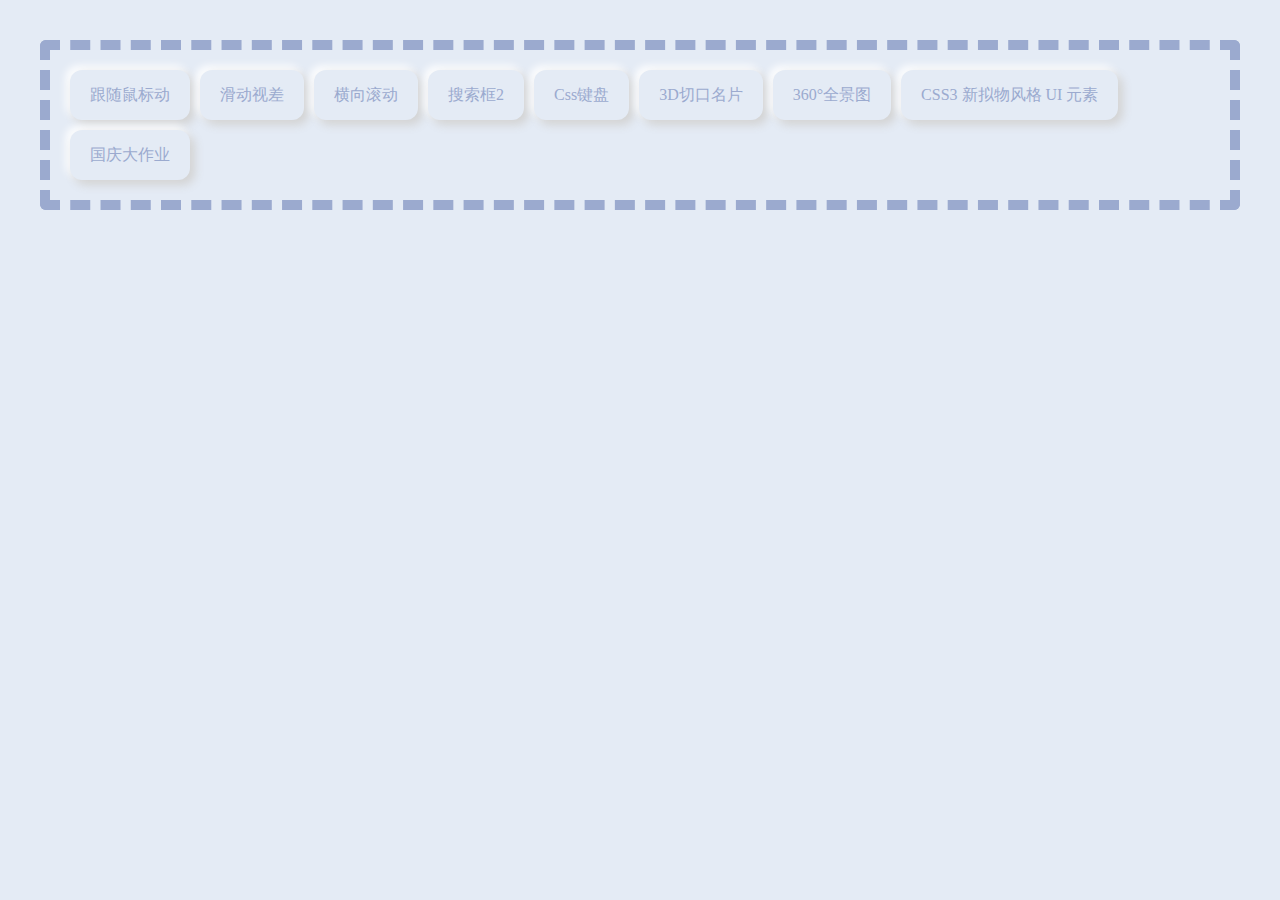
<file: index.html>
<!DOCTYPE html>
<html lang="en">

<head>
    <meta charset="UTF-8">
    <meta http-equiv="X-UA-Compatible" content="IE=edge">
    <meta name="viewport" content="width=device-width, initial-scale=1.0">
    <title>Welcome to my Index home page!</title>
    <style>
        * {
            margin: 0;
            padding: 0;
        }

        li {
            list-style: none;
        }

        a {
            text-decoration: none;
            color: #272133;
        }

        body {
            background-color: #e4ebf5;
            padding: 40px;
            user-select: none;
        }

        ul {
            padding: 20px 10px 10px 20px;
            border: 10px dashed #9baacf;
            border-radius: 6px;
            overflow: hidden;
        }

        ul li {
            height: 50px;
            font-size: 16px;
            background-color: #e4ebf5;
            border-radius: 12px;
            line-height: 50px;
            padding: 0 20px;
            box-shadow: 0.3rem 0.3rem 0.6rem lightgray, -0.2rem -0.2rem 0.5rem white;
            margin-right: 10px;
            margin-bottom: 10px;
            float: left;
            cursor: pointer;
        }

        ul li a {
            color: #9baacf;
            transition: all .8s;
            display: block;
            width: 100%;
            height: 100%;
        }

        ul li:hover a {
            color: #6d5dfc;
        }

        ul li:active {
            box-shadow: 0.3rem 0.3rem 0.6rem lightgray inset, -0.2rem -0.2rem 0.5rem white inset;
        }
    </style>
    <script src="./js/data.js"></script>

</head>

<body>
    <ul>
        <!-- 生成 -->
    </ul>
</body>
<script>
    var _ul = null;
    var newLi = null;
    var newA = null;

    dataJson.forEach(function (item, index) {

        _ul = document.querySelector("ul");
        newLi = document.createElement("li");
        newA = document.createElement("a");
        newA.innerHTML = item.btnName;
        newA.href = `./${item.root}/${item.path}/${item.fileName}.html`;

        newLi.appendChild(newA);
        _ul.appendChild(newLi);

    });


</script>

</html>

<!-- 2021.10.07 -->
</file>
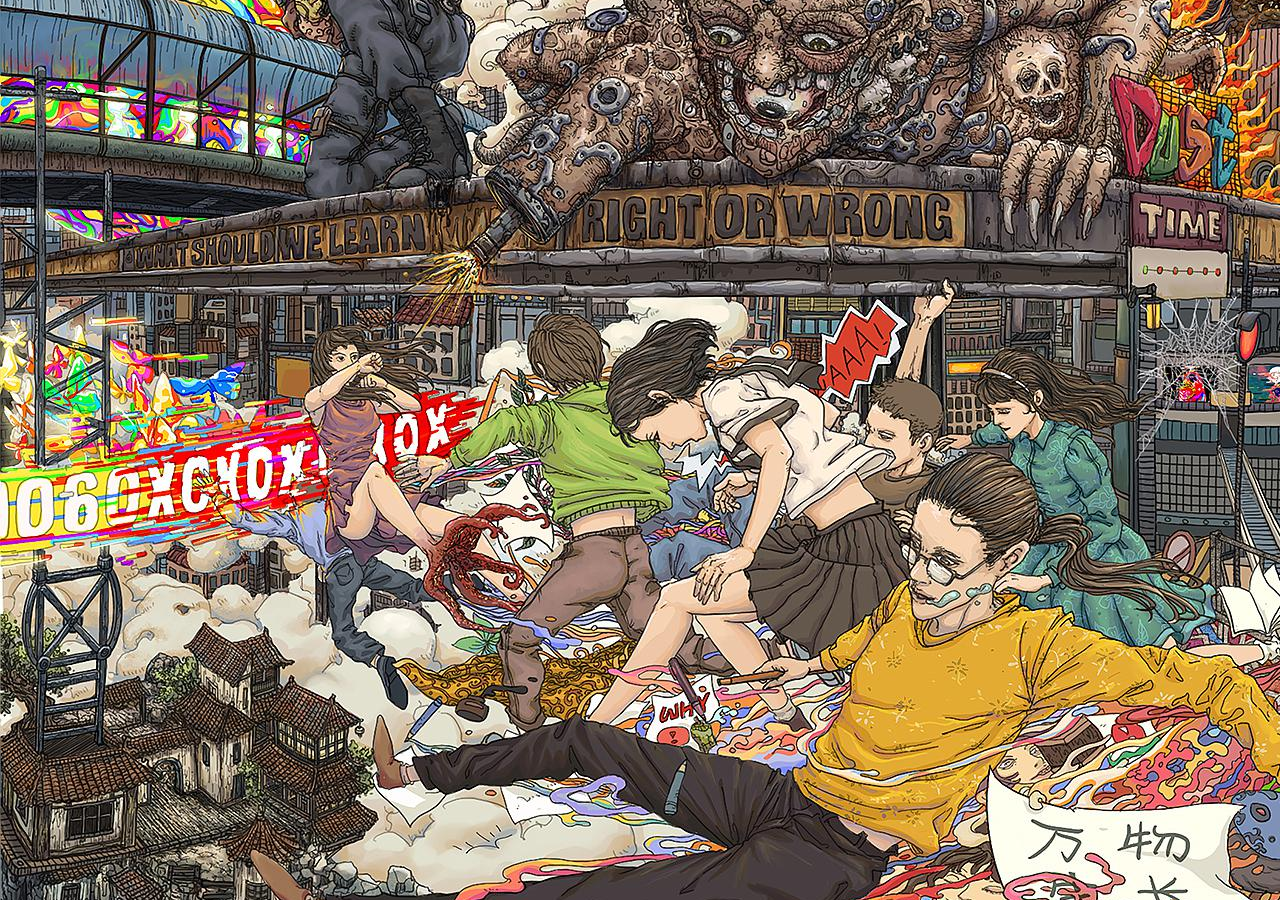
<file: 仓库/360°全景图/qjt.html>
<!DOCTYPE html>
<html lang="en">
<head>
    <meta charset="UTF-8">
    <meta http-equiv="X-UA-Compatible" content="IE=edge">
    <meta name="viewport" content="width=device-width, initial-scale=1.0">
    <title>山羊の前端小窝</title>
    <style>
        * {
            padding: 0;
            margin: 0;
        }
        .shell{
            width: 100%;
            height: 100vh;
        }
        .img{
            width: 100%;
            height: 100%;
            background-image: url('./img.jpg');
            background-repeat:repeat-x;
            background-position: 0 -600px;
        }
    </style>
</head>
<body>
    <div class="shell">
        <div class="img"></div>
    </div>
    <script>
        const img = document.querySelector('.img')
        img.addEventListener('mouseenter',function(e){
            this.x=e.clientX
            this.y=e.clientY
        })
        img.addEventListener('mousemove',function(e){
            this._x=e.clientX
            this._y=e.clientY
            const disx = this._x-this.x
            const disy = this._y-this.y
            const movex = disx*2
            const movey = -600+disy/1.6
            img.style.backgroundPosition=`${movex}px ${movey}px`
        })
    </script>
</body>
</html>
</file>
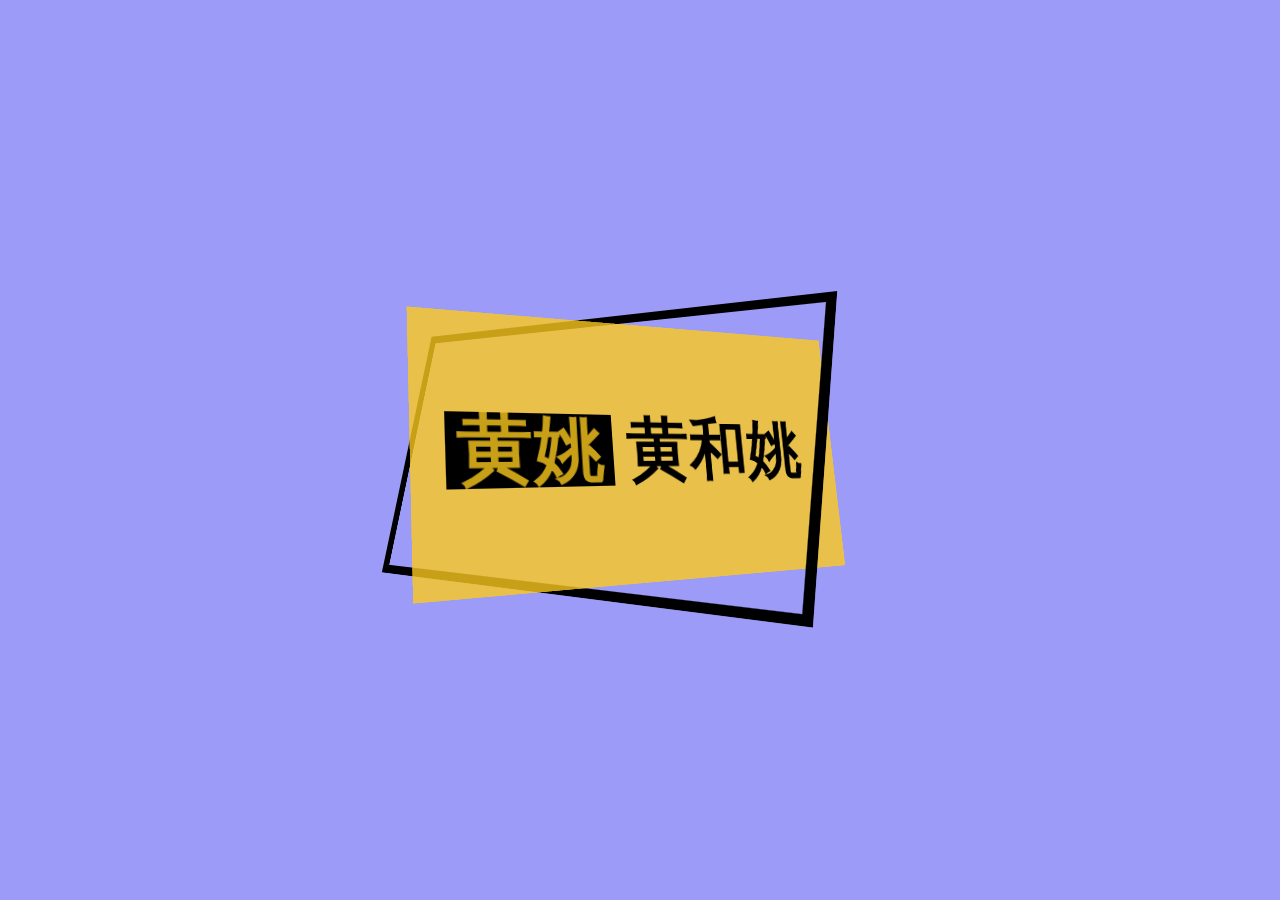
<file: 仓库/3D切口名片/3D切口名片.html>
<!DOCTYPE html>
<html lang="en">

<head>
    <meta charset="UTF-8">
    <meta http-equiv="X-UA-Compatible" content="IE=edge">
    <meta name="viewport" content="width=device-width, initial-scale=1.0">
    <title>Document</title>
    <style>
        * {
            margin: 0;
            padding: 0;
        }

        body {
            height: 100vh;
            display: flex;
            align-items: center;
            justify-content: space-evenly;
            background: rgb(156, 156, 248);
        }

        .shell {
            position: relative;
            /*  */
            perspective: 700px;
            transform-style: preserve-3d;
        }

        .card {
            height: 260px;
            width: 460px;
            transform: translateX(10px) rotateY(25deg) rotateX(10deg);
            background-color: rgba(250, 200, 30, .8);
            display: flex;
            align-items: center;
        }

        h1 {
            font-size: 70px;
        }

        .card .word {
            background-color: #000;
            line-height: 1;
            color: rgba(250, 200, 30, .8);
            padding: 0 10px;
            margin: 0 15px 0 30px;
            display: inline-flex;
        }

        .shell::before {
            content: '';
            height: 260px;
            width: 460px;
            position: absolute;
            margin-top: -9px;
            margin-left: -9px;
            border: 9px solid #000;
            transform: translateX(-60px) rotateY(-30deg) rotateX(15deg) scale(1.03);
        }

        .shell:hover>div,
        .shell:hover::before {
            transform: none;
        }

        .shell>div,
        .shell::before {
            transition: 1s;
        }
    </style>
</head>

<body>
    <div class="shell">
        <div class="card">
            <h1><span class="word">黄姚</span>黄和姚</h1>
        </div>
    </div>
</body>

</html>
</file>
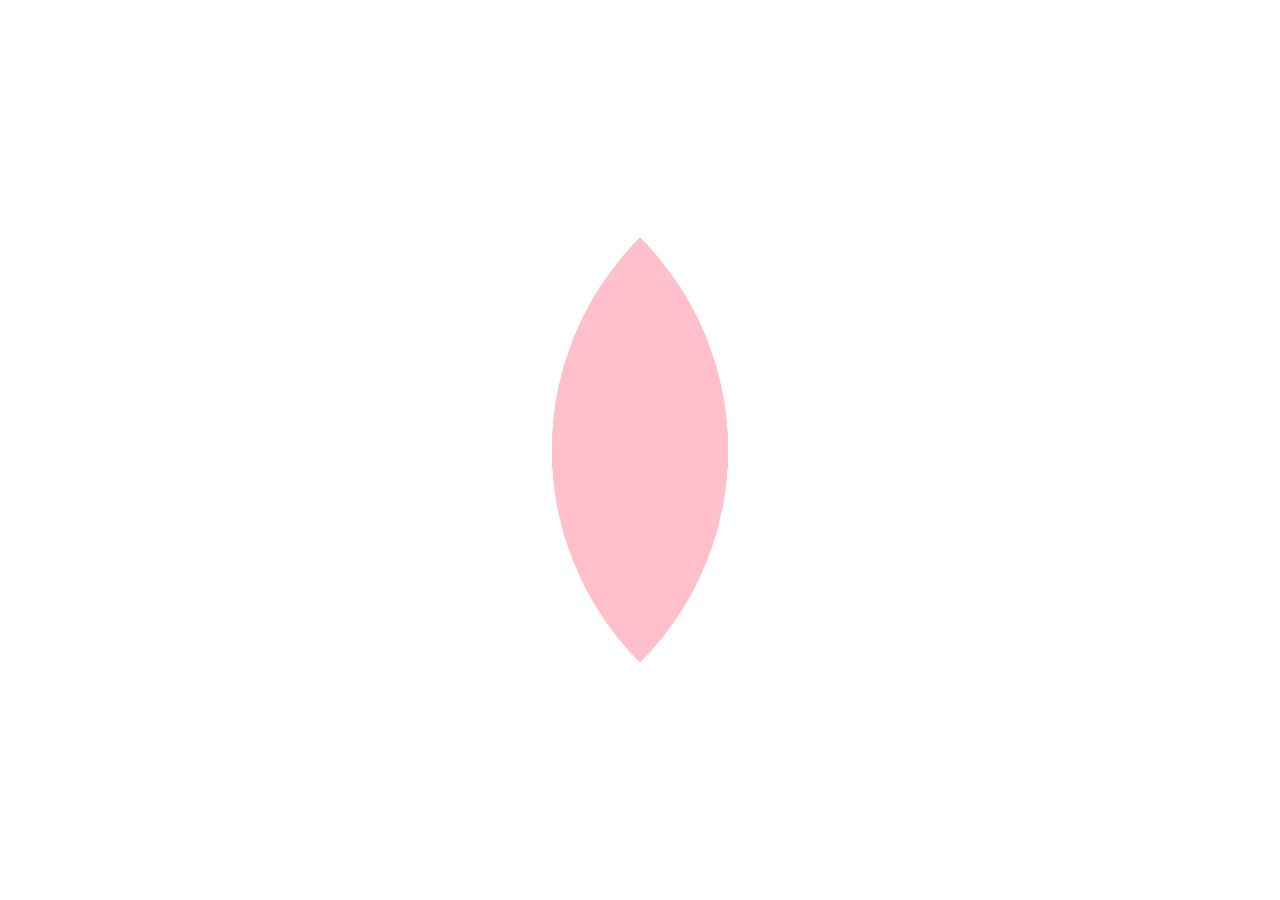
<file: 仓库/9-29作业/黄志超.html>
<!DOCTYPE html>
<html lang="en">

<head>
    <meta charset="UTF-8">
    <meta http-equiv="X-UA-Compatible" content="IE=edge">
    <meta name="viewport" content="width=device-width, initial-scale=1.0">
    <title>9-29</title>
    <style>
        * {
            margin: 0;
            padding: 0;
        }

        li {
            list-style: none;
        }

        body {
            width: 100vw;
            height: 100vh;
            position: relative;
        }

        ul {
            width: 300px;
            height: 300px;
            position: absolute;
            top: 50%;
            left: 50%;
            transform:translate(-50%,-50%) rotateZ(-45deg);
        }

        ul li {
            width: 300px;
            height: 300px;
            border-radius: 300px 0 300px 0;
            background-color: pink;
            opacity: .6;
            position: absolute;
            transform-origin: left bottom;
            transition: all 2s;
        }

        ul:hover li:nth-child(1){
            transform: rotateZ(-65deg);
        }
        ul:hover li:nth-child(2){
            transform: rotateZ(-45deg);
        }
        ul:hover li:nth-child(3){
            transform: rotateZ(-25deg);
        }
        ul:hover li:nth-child(5){
            transform: rotateZ(25deg);
        }
        ul:hover li:nth-child(6){
            transform: rotateZ(45deg);
        }
        ul:hover li:nth-child(7){
            transform: rotateZ(65deg);
        }
    </style>
</head>

<body>
    <ul>
        <li></li>
        <li></li>
        <li></li>
        <li></li>
        <li></li>
        <li></li>
        <li></li>
    </ul>
</body>

</html>
</file>
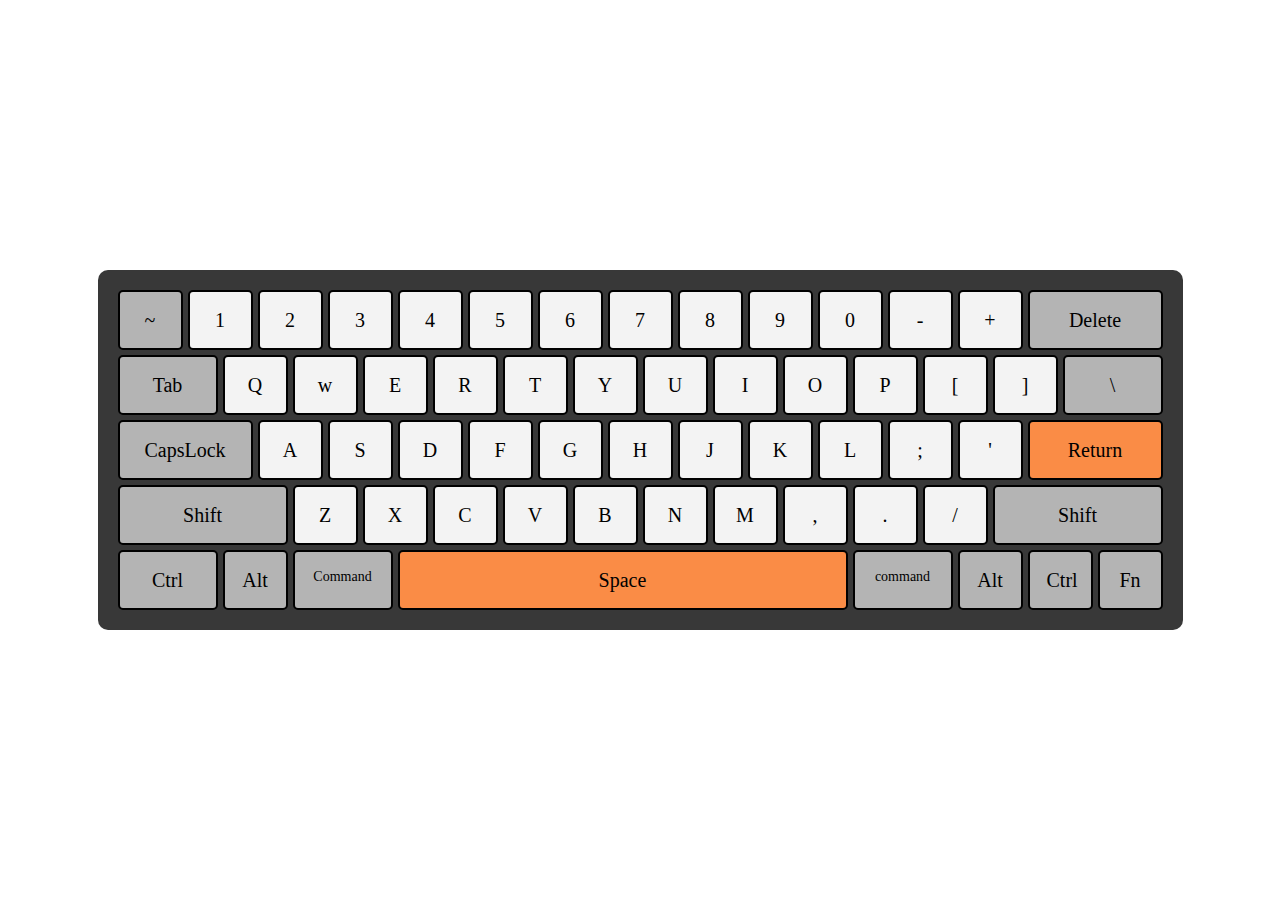
<file: 仓库/Css键盘/jianpan.html>
<!DOCTYPE html>
<html lang="en">

<head>
    <meta charset="UTF-8">
    <meta http-equiv="X-UA-Compatible" content="IE=edge">
    <meta name="viewport" content="width=device-width, initial-scale=1.0">
    <title>山羊の前端小窝</title>
</head>
<style>
    *{
        margin: 0;
        padding: 0;
        box-sizing: border-box;
    }
    body{
        display: flex;
        justify-content: center;
        align-items: center;
        height: 100vh;
    }
    .keyboard-base{
        min-width: 1085px;
        padding: 20px;
        background-color: rgb(56, 56, 56);
        border-radius: 10px;
        display: grid;
        grid-template-columns: repeat(30,30px);
        grid-template-rows: repeat(5,60px);
        grid-gap: 5px;
    }
    .key{
        background-color: rgb(243, 243, 243);
        border-radius: 5px;
        grid-column: span 2;
        font: 500 20px '';
        text-align: center;
        padding: 17px;
        border: 2px solid black;
    }
    .key:hover{
        box-shadow:  inset 0 0 7px rgba(0,0,0,0.8);
    }
    .color{
        background-color: rgb(180, 180, 180);
    }
    .delete{
        grid-column: span 4;
    }
    .tab{
        grid-column: span 3;
    }
    .backslash{
        grid-column: span 3;
    }
    .capslock{
        grid-column: span 4;
    }
    .return{
        background-color: rgb(250, 140, 70);
        grid-column: span 4;
    }
    .leftshift{
        grid-column: span 5;
    }
    .rightshift{
        grid-column: span 5;
    }
    .leftctrl{
        grid-column: span 3;
    }
    .command{
        grid-column: span 3;
        font-size: 14px;
    }
    .space{
        background-color: rgb(250, 140, 70);
        grid-column: span 13;
    }
</style>
<body>
    <div class="keyboard-base">
        <div class="key color">~</div>
        <div class="key">1</div>
        <div class="key">2</div>
        <div class="key">3</div>
        <div class="key">4</div>
        <div class="key">5</div>
        <div class="key">6</div>
        <div class="key">7</div>
        <div class="key">8</div>
        <div class="key">9</div>
        <div class="key">0</div>
        <div class="key">-</div>
        <div class="key">+</div>
        <div class="key delete color">Delete</div>
        <div class="key tab color">Tab</div>
        <div class="key">Q</div>
        <div class="key">w</div>
        <div class="key">E</div>
        <div class="key">R</div>
        <div class="key">T</div>
        <div class="key">Y</div>
        <div class="key">U</div>
        <div class="key">I</div>
        <div class="key">O</div>
        <div class="key">P</div>
        <div class="key">[</div>
        <div class="key">]</div>
        <div class="key backslash color">\</div>
        <div class="key capslock color">CapsLock</div>
        <div class="key">A</div>
        <div class="key">S</div>
        <div class="key">D</div>
        <div class="key">F</div>
        <div class="key">G</div>
        <div class="key">H</div>
        <div class="key">J</div>
        <div class="key">K</div>
        <div class="key">L</div>
        <div class="key">;</div>
        <div class="key">'</div>
        <div class="key return">Return</div>
        <div class="key leftshift color">Shift</div>
        <div class="key">Z</div>
        <div class="key">X</div>
        <div class="key">C</div>
        <div class="key">V</div>
        <div class="key">B</div>
        <div class="key">N</div>
        <div class="key">M</div>
        <div class="key">,</div>
        <div class="key">.</div>
        <div class="key">/</div>
        <div class="key rightshift color">Shift</div>
        <div class="key leftctrl color">Ctrl</div>
        <div class="key color">Alt</div>
        <div class="key command color">Command</div>
        <div class="key space">Space</div>
        <div class="key command color">command</div>
        <div class="key color">Alt</div>
        <div class="key color">Ctrl</div>
        <div class="key color">Fn</div>
    </div>
</body>
</html>
</file>
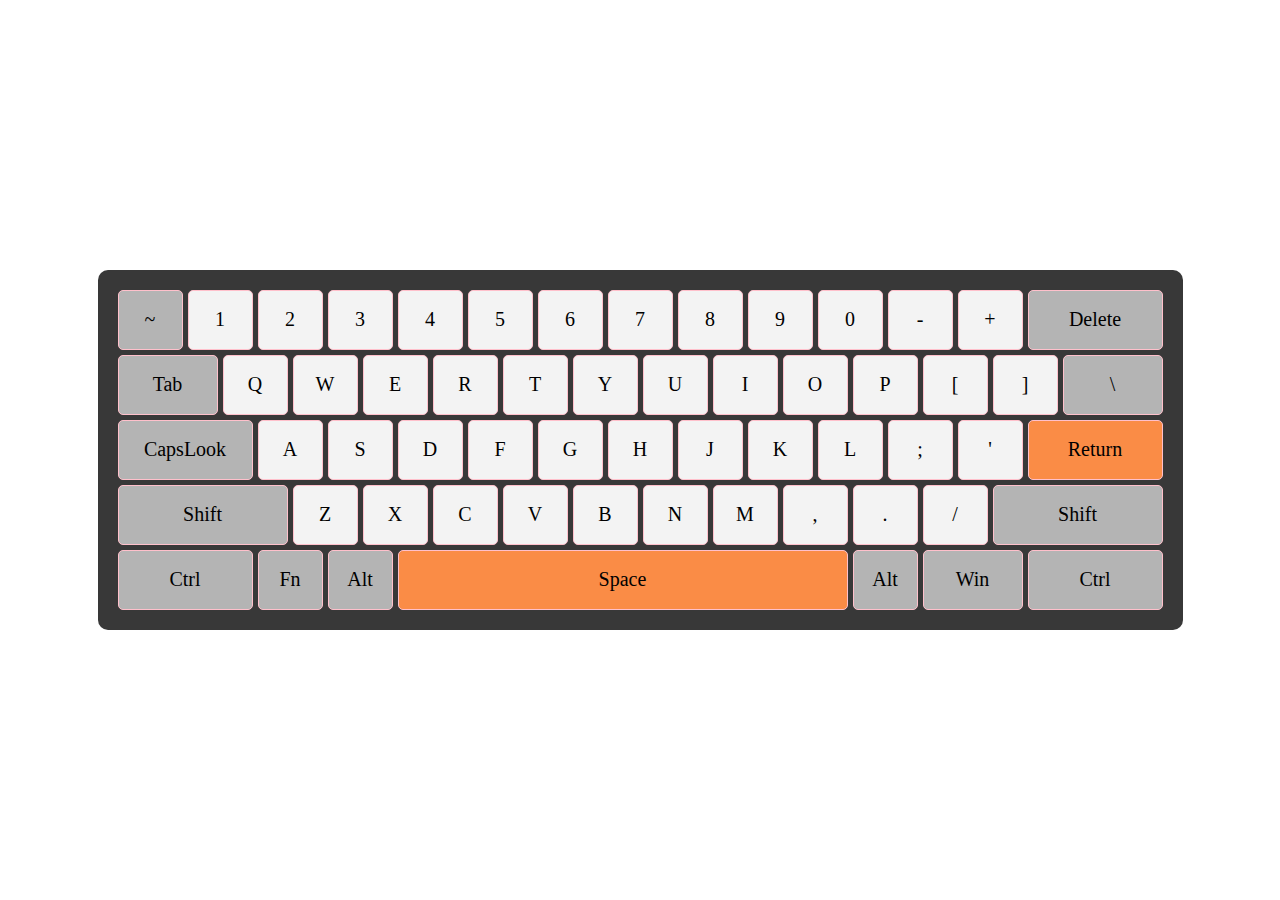
<file: 仓库/Css键盘/jianpan_test.html>
<!DOCTYPE html>
<html lang="en">

<head>
    <meta charset="UTF-8">
    <meta http-equiv="X-UA-Compatible" content="IE=edge">
    <meta name="viewport" content="width=device-width, initial-scale=1.0">
    <title>jianpan</title>

</head>
<style>
    * {
        margin: 0;
        padding: 0;
        box-sizing: border-box;
    }

    body {
        display: flex;
        justify-content: center;
        align-items: center;
        height: 100vh;
    }

    .keyboard-base {
        min-width: 1085px;
        padding: 20px;
        background-color: rgb(56, 56, 56);
        border-radius: 10px;
        display: grid;
        grid-template-columns: repeat(30, 30px);
        grid-template-rows: repeat(5, 60px);
        grid-gap: 5px;
    }

    .key {
        background-color: rgb(243, 243, 243);
        border-radius: 5px;
        grid-column: span 2;
        font: 500 20px " ";
        text-align: center;
        padding: 17px;
        border: 1px solid pink;
    }

    .key:hover {
        box-shadow: inset 0 0 7px rgba(0, 0, 0, 0.8);
    }

    .color {
        background-color: rgb(180, 180, 180);
    }

    .delete {
        grid-column: span 4;
    }

    .tab {
        grid-column: span 3;
    }

    .backslash {
        grid-column: span 3;
    }

    .capslook {
        grid-column: span 4;
    }

    .return {
        background-color: rgb(250, 140, 70);
        grid-column: span 4;
    }

    .leftshift {
        grid-column: span 5;
    }

    .rightshift {
        grid-column: span 5;
    }

    .leftctrl, .rightctrl {
        grid-column: span 4;
    }
    .alt{
        grid-column: span 2;
        /* font-size: 14px; */
    }
    .space{
        background-color: rgb(250, 140, 70);
        grid-column: span 13;
    }
    .win {
        grid-column: span 3;
    }
</style>

<body>
    <div class="keyboard-base">
        <div class="key color">~</div>
        <div class="key">1</div>
        <div class="key">2</div>
        <div class="key">3</div>
        <div class="key">4</div>
        <div class="key">5</div>
        <div class="key">6</div>
        <div class="key">7</div>
        <div class="key">8</div>
        <div class="key">9</div>
        <div class="key">0</div>
        <div class="key">-</div>
        <div class="key">+</div>
        <div class="key delete color">Delete</div>
        <div class="key tab color">Tab</div>
        <div class="key">Q</div>
        <div class="key">W</div>
        <div class="key">E</div>
        <div class="key">R</div>
        <div class="key">T</div>
        <div class="key">Y</div>
        <div class="key">U</div>
        <div class="key">I</div>
        <div class="key">O</div>
        <div class="key">P</div>
        <div class="key">[</div>
        <div class="key">]</div>
        <div class="key backslash color">\</div>
        <div class="key capslook color">CapsLook</div>
        <div class="key">A</div>
        <div class="key">S</div>
        <div class="key">D</div>
        <div class="key">F</div>
        <div class="key">G</div>
        <div class="key">H</div>
        <div class="key">J</div>
        <div class="key">K</div>
        <div class="key">L</div>
        <div class="key">;</div>
        <div class="key">'</div>
        <div class="key return">Return</div>
        <div class="key leftshift color">Shift</div>
        <div class="key">Z</div>
        <div class="key">X</div>
        <div class="key">C</div>
        <div class="key">V</div>
        <div class="key">B</div>
        <div class="key">N</div>
        <div class="key">M</div>
        <div class="key">,</div>
        <div class="key">.</div>
        <div class="key">/</div>
        <div class="key rightshift color">Shift</div>
        <div class="key leftctrl color">Ctrl</div>
        <div class="key color">Fn</div>
        <div class="key alt color">Alt</div>
        <div class="key space color">Space</div>
        <div class="key alt color">Alt</div>
        <div class="key win color">Win</div>
        <div class="key rightctrl color">Ctrl</div>
        <!-- <div class="key color">Fn</div> -->
    </div>
</body>

</html>
</file>
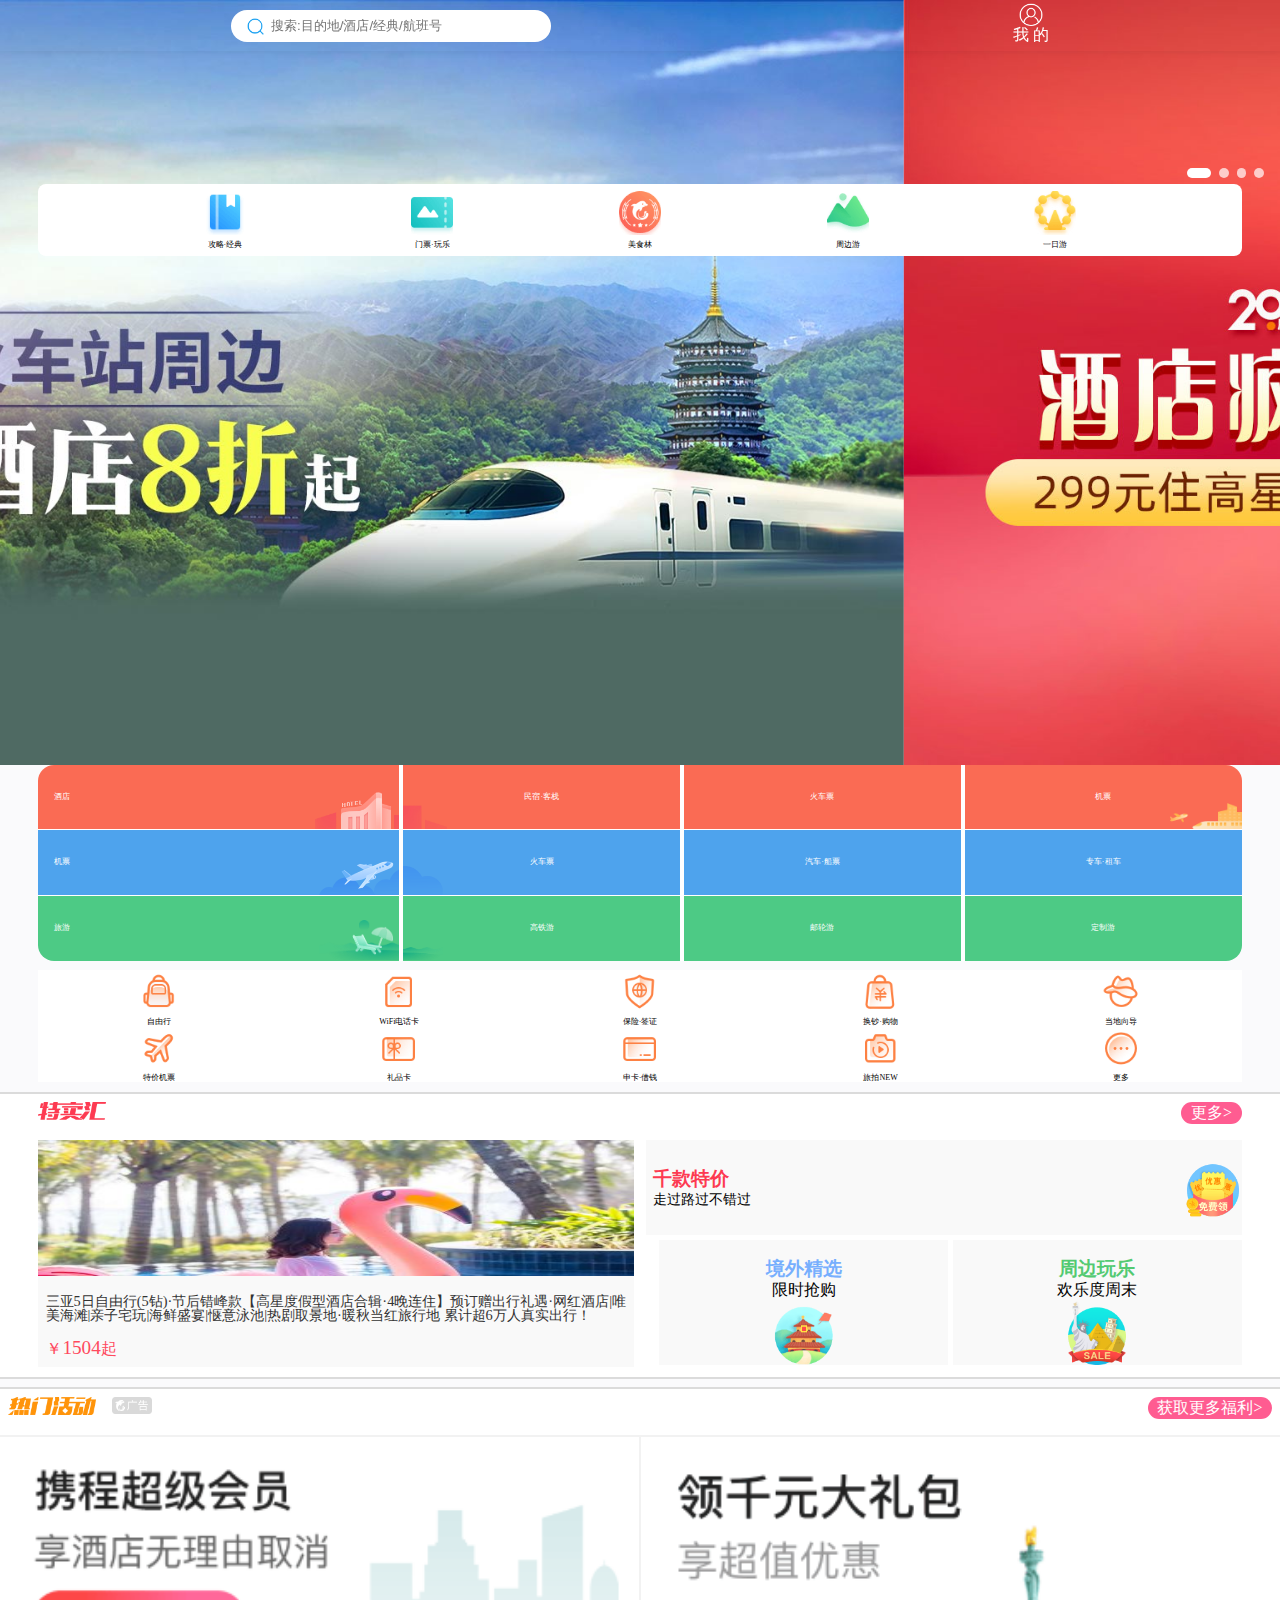
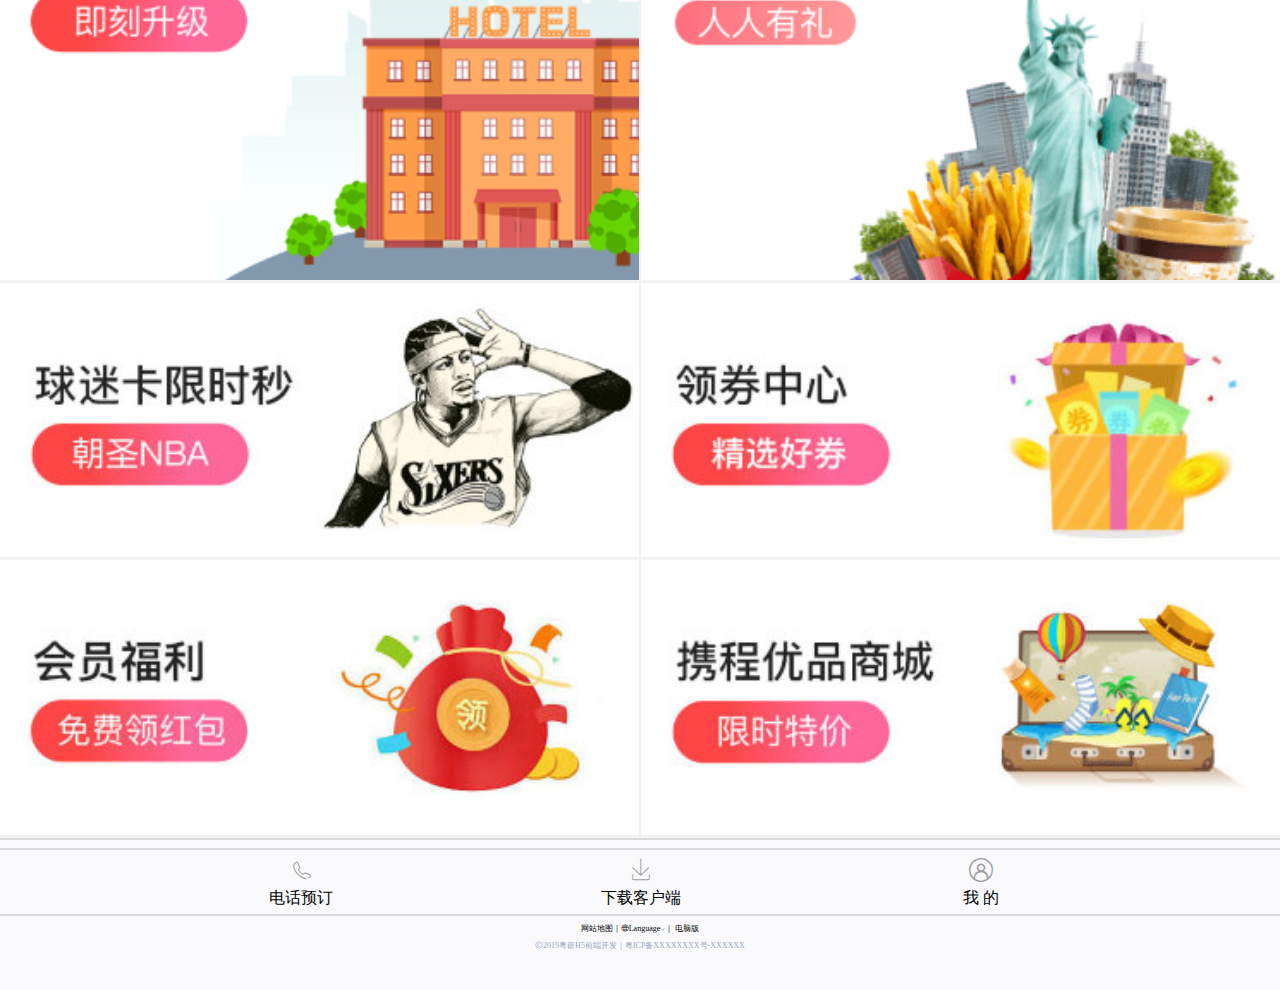
<file: 仓库/国庆大作业/仿携程网移动端网页素材.html>
<!DOCTYPE html>
<html lang="en">

<head>
    <meta charset="UTF-8">
    <meta http-equiv="X-UA-Compatible" content="IE=edge">
    <meta name="viewport" content="width=device-width, initial-scale=1.0">
    <title>国庆作业</title>
    <link rel="stylesheet" href="./css/reset.css">
    <link rel="stylesheet" href="./css/base.css">
    <link rel="stylesheet" href="./font/iconfont.css">
    <link rel="stylesheet" href="./css/index.css">

</head>

<body>
    <!-- 头部开始 -->
    <header>
        <div class="search">
            <input type="text" placeholder="搜索:目的地/酒店/经典/航班号">
        </div>
        <div class="home">
            <i></i>
            <p>我 的</p>
        </div>
    </header>
    <!-- 头部结束 -->

    <!-- 主体开始 -->
    <main>
        <!-- 轮播图 -->
        <div class="banner">
            <div>
                <img src="./仿携程网移动端页面素材/images/banner04.jpg" alt="0">
                <img src="./仿携程网移动端页面素材/images/banner01.jpg" alt="1">
                <img src="./仿携程网移动端页面素材/images/banner02.jpg" alt="2">
                <img src="./仿携程网移动端页面素材/images/banner03.jpg" alt="3">
                <img src="./仿携程网移动端页面素材/images/banner04.jpg" alt="4">
                <img src="./仿携程网移动端页面素材/images/banner01.jpg" alt="5">
            </div>
            <ul>
                <li class="active"></li>
                <li></li>
                <li></li>
                <li></li>
            </ul>
        </div>

        <!-- fiveMain -->
        <div class="fiveMain">
            <div class="one">
                <i></i>
                <p>攻略·经典</p>
            </div>
            <div class="two">
                <i></i>
                <p>门票·玩乐</p>
            </div>
            <div class="three">
                <i></i>
                <p>美食林</p>
            </div>
            <div class="four">
                <i></i>
                <p>周边游</p>
            </div>
            <div class="five">
                <i></i>
                <p>一日游</p>
            </div>
        </div>

        <!-- nav -->
        <nav>
            <p>酒店</p>
            <p>民宿·客栈</p>
            <p>火车票</p>
            <p>机票</p>
            <p>机票</p>
            <p>火车票</p>
            <p>汽车·船票</p>
            <p>专车·租车</p>
            <p>旅游</p>
            <p>高铁游</p>
            <p>邮轮游</p>
            <p>定制游</p>
        </nav>

        <!-- subnav -->
        <div class="subnav">
            <div>
                <i></i>
                <p>自由行</p>
            </div>
            <div>
                <i></i>
                <p>WiFi电话卡</p>
            </div>
            <div>
                <i></i>
                <p>保险·签证</p>
            </div>
            <div>
                <i></i>
                <p>换钞·购物</p>
            </div>
            <div>
                <i></i>
                <p>当地向导</p>
            </div>
            <div>
                <i></i>
                <p>特价机票</p>
            </div>
            <div>
                <i></i>
                <p>礼品卡</p>
            </div>
            <div>
                <i></i>
                <p>申卡·借钱</p>
            </div>
            <div>
                <i></i>
                <p>旅拍NEW</p>
            </div>
            <div>
                <i></i>
                <p>更多</p>
            </div>
        </div>

        <!-- tmh -->
        <div class="tmh clearfix">
            <div class="tmh_top clearfix">
                <i></i>
                <span>更多></span>
            </div>
            <div class="tmh_main clearfix">
                <div class="l">
                    <img src="./仿携程网移动端页面素材/images/pic-tmh-01.jpg" alt="">
                    <p>三亚5日自由行(5钻)·节后错峰款【高星度假型酒店合辑·4晚连住】预订赠出行礼遇·网红酒店|唯美海滩|亲子宅玩|海鲜盛宴|惬意泳池|热剧取景地·暖秋当红旅行地 累计超6万人真实出行！</p>
                    <p>￥<span>1504</span>起</p>
                </div>
                <div class="r_top">
                    <p>千款特价</p>
                    <p>走过路过不错过</p>
                </div>
                <div class="r_bottom_r">
                    <p>周边玩乐</p>
                    <p>欢乐度周末</p>
                </div>
                <div class="r_bottom_l">
                    <p>境外精选</p>
                    <p>限时抢购</p>
                </div>

            </div>
        </div>

        <!-- huodong -->
        <div class="huodong">
            <div class="huodong_top clearfix">
                <i><img src="./仿携程网移动端页面素材/images/icon-gg.png" alt=""></i>
                <span>获取更多福利></span>
            </div>
            <div class="huodong_main">
                <a href="#"><img src="./仿携程网移动端页面素材/images/huodong01.png" alt="huodong01"></a>
                <a href="#"><img src="./仿携程网移动端页面素材/images/huodong02.png" alt="huodong02"></a>
                <a href="#"><img src="./仿携程网移动端页面素材/images/huodong03.jpg" alt="huodong03"></a>
                <a href="#"><img src="./仿携程网移动端页面素材/images/huodong04.jpg" alt="huodong04"></a>
                <a href="#"><img src="./仿携程网移动端页面素材/images/huodong05.jpg" alt="huodong05"></a>
                <a href="#"><img src="./仿携程网移动端页面素材/images/huodong06.jpg" alt="huodong06"></a>
            </div>
        </div>


    </main>
    <!-- 主体结束 -->

    <!-- 脚部开始 -->
    <footer>
        <div class="footer_top">
            <div>
                <i class="iconfont icon-dianhua"></i>
                <p>电话预订</p>
            </div>
            <div>
                <i class="iconfont icon-xiazai"></i>
                <p>下载客户端</p>
            </div>
            <div>
                <i class="iconfont icon-wode-"></i>
                <p>我 的</p>
            </div>
        </div>

        <div class="footer_bottom">
            <p>网站地图｜<i class="iconfont icon-diqiu"></i>Language<i class="iconfont icon-xiangxiajiantou"></i>｜ 电脑版</p>
            <p><i class="iconfont icon-copyright"></i>2019粤嵌H5前端开发｜粤ICP备XXXXXXXX号-XXXXXX</p>
        </div>
    </footer>
    <!-- 脚部结束 -->

    <script>
        // 获取heafer
        var _header = document.querySelector("header");
        // 获取banner
        var _banner = document.querySelector(".banner");
        // banner下的div
        var _banner_div = document.querySelector(".banner div");
        // 获取ul
        var _ul = document.querySelector(".banner ul");

        // 宽度
        var w = _banner.offsetWidth;

        // 定时器
        var timer = null;

        // 2. 利用定时器自动轮播图片
        // 下标
        var index = 1;

        timer = setInterval(function () {
            index++;
            var translateX = -index * w;
            // 添加动画效果
            _banner_div.style.transition = 'all .3s';
            _banner_div.style.transform = 'translateX(' + translateX + 'px)';
        }, 2000);

        // 过渡完成
        _banner_div.addEventListener('transitionend', function () {
            if (index === 5) {
                // 去掉过渡效果，快速的跳到目标位置
                _banner_div.style.transition = 'none';
                index = 1;
                // 利用最新的索引号乘以宽度，继续滚动图片
                var translateX = -index * w;
                _banner_div.style.transform = 'translateX(' + translateX + 'px)';
            }

            if (index === 0) {
                // 去掉过渡效果，快速的跳到目标位置
                _banner_div.style.transition = 'none';
                index = 4;
                // 利用最新的索引号乘以宽度，继续滚动图片
                var translateX = -index * w;
                _banner_div.style.transform = 'translateX(' + translateX + 'px)';
            }

            // 3. 小圆点跟随变化
            // 把ul里面li带有active类名的选出来，去掉类名remove
            _ul.querySelector('.active').classList.remove('active');

            // 让当前索引号的li加上active类名add
            _ul.children[index - 1].classList.add('active');
        });

        // 4. 手指滑动轮播图
        // 触摸元素touchstart：获取手指初始坐标
        var startX = 0;
        var moveX = 0;  // 后面会使用这个移动距离，所以要定义为全局变量
        var flag = false;  //用来标志手指是否真的移动，还是只是点击

        _banner.addEventListener('touchstart', function (e) {
            startX = e.targetTouches[0].pageX;
            // console.log("startX", startX);
            // 手指触摸的时候就停止定时器
            clearInterval(timer);
            timer = null;
        });

        // 移动手指touchmove：计算手指的滑动距离，并且移动盒子
        _banner.addEventListener('touchmove', function (e) {
            // 计算移动距离
            // e.targetTouches[0]为第一个手指，[1]表示第二个手指
            moveX = e.targetTouches[0].pageX - startX;
            // console.log("moveX", moveX);
            // 移动盒子：盒子原来的位置 + 手指移动的距离

            var translateX = -index * w + moveX;
            // 手指拖动的时候，不需要动画效果，所以要取消过渡效果
            _banner_div.style.transition = 'none';
            _banner_div.style.transform = 'translateX(' + translateX + 'px)';
            flag = true;
            // e.preventDefault();   //组织滚动屏幕的行为
        });

        // 手指离开，根据移动距离去判断是回弹还是播放上一张或者下一张
        _banner.addEventListener('touchend', function (e) {
            // 只有手指移动过了，才执行下面的代码
            if (flag) {
                //（1）如果移动距离大于100像素，则播放上一张或者下一张
                if (Math.abs(moveX) > 100) {
                    // 如果是右滑就是播放上一张，moveX是正值
                    if (moveX > 0) {
                        // index等于0时不能再减
                        if (index > 0) {
                            index--;
                        }
                    } else {
                        // 如果是左滑就是播放下一张，moveX是负值
                        // index等于5时不能再加
                        if (index < 5) {
                            index++;
                        }
                    }
                    // 用最新的index乘以宽度
                    var translateX = -index * w;
                    _banner_div.style.transition = 'all .3s';
                    _banner_div.style.transform = 'translateX(' + translateX + 'px)';
                } else {
                    //（2）如果移动距离小于100像素就回弹
                    var translateX = -index * w;
                    _banner_div.style.transition = 'all .1s';
                    _banner_div.style.transform = 'translateX(' + translateX + 'px)';
                }

                flag = false;
            }


            // 手指离开的时候就重新开启定时器
            // 注意：开启定时器之前要先清空之前的定时器，保证当前只有一个定时器在执行
            clearInterval(timer);
            timer = setInterval(function () {
                index++;
                var translateX = -index * w;
                // 添加动画效果
                _banner_div.style.transition = 'all .3s';
                _banner_div.style.transform = 'translateX(' + translateX + 'px)';
            }, 2000);
        });

        // 页面滚动
        window.addEventListener('scroll', function () {
            if (pageYOffset > 50) {
                _header.style.backgroundColor = "#fff";
                opacity = 1;
                _header.querySelector(".home i").style.background = "url(./仿携程网移动端页面素材/images/home-common.png) no-repeat center -5.5em / 1.5em";
                _header.querySelector(".home p").style.color = "#000";
                _header.querySelector("input").style.backgroundColor = "#dbdbdb";

            } else {
                _header.style.backgroundColor = "";
                opacity = .6;
                _header.querySelector(".home i").style.background = "url(./仿携程网移动端页面素材/images/home-common.png) no-repeat center -2.5em / 1.5em";
                _header.querySelector(".home p").style.color = "#fff";
                _header.querySelector("input").style.backgroundColor = "#fff";

            }
        })

    </script>
</body>

</html>
</file>
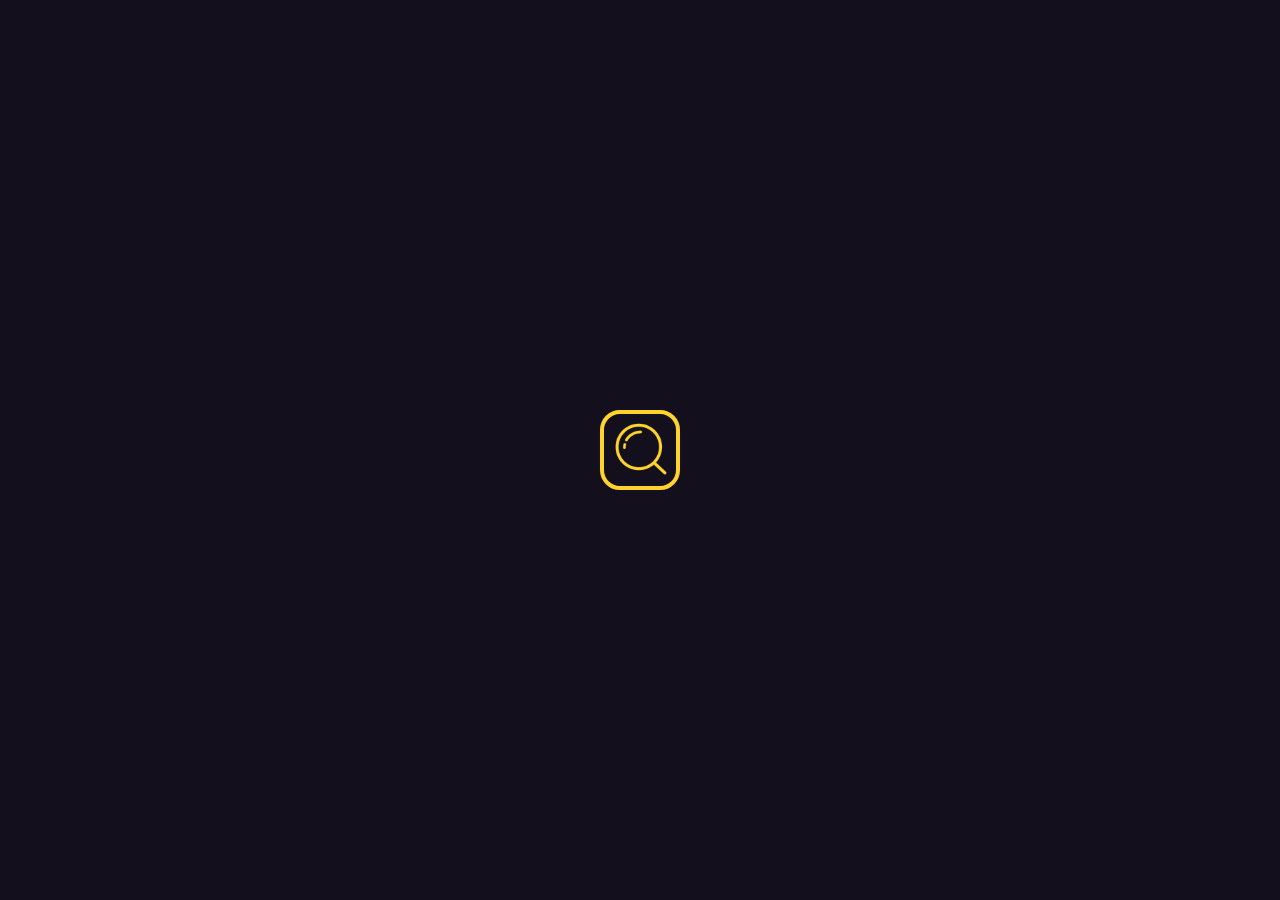
<file: 仓库/搜索框2/ssk-test.html>
<!DOCTYPE html>
<html lang="en">

<head>
    <meta charset="UTF-8">
    <meta http-equiv="X-UA-Compatible" content="IE=edge">
    <meta name="viewport" content="width=device-width, initial-scale=1.0">
    <title>搜索框</title>
    <style>
        * {
            margin: 0;
            padding: 0;
            background-size: cover;
        }

        body {
            display: flex;
            justify-content: center;
            align-items: center;
            height: 100vh;
            background: #140f1d;
        }

        .shell {
            position: relative;
        }

        .input {
            padding: 10px;
            width: 80px;
            height: 80px;
            background: none;
            border: 4px solid rgb(255, 210, 45);
            border-radius: 20px;
            box-sizing: border-box;
            /*  */
            font: 400 26px Comic Sans Ms;
            color: rgba(255, 210, 45, .2);
            /*  */
            outline: none;
            /*  */
            transition: .5s;
        }

        #checkbox {
            display: none;
        }

        /*  */
        [for=checkbox] {
            display: block;
            width: 70px;
            height: 70px;
            border-radius: 20px;
            position: absolute;
            right: 0;
            /* top: ; */
            margin: 4px;
            transition: .4s;
            background-image: url('./搜索框.png');
        }

        #checkbox:checked~label {
            border-radius: 10px;
            background-image: url('./叉叉.png');
            border: 4px solid rgb(255, 210, 45);
            margin: 0 -5px;
        }

        #checkbox:checked~input {
            width: 400px;
            border-radius: 10px;
            margin-right: 80px;
            background-color: #272133;
            color: rgb(255, 210, 45);
        }

        .fonts {
            position: absolute;
            top: 0;
            left: 10px;
            color: rgb(255, 210, 45);
            font: 400 26px Comic Sans Ms;
            display: flex;
        }

        .fonts span {
            transition: .3s;
            opacity: 0;
        }

        #checkbox:checked~.fonts span {
            transition: calc(var(--i)*0.1s) .3s;
            transform:translateY(-40px);
            opacity: 1;
        }
    </style>
</head>

<body>
    <div class="shell">
        <input type="checkbox" id="checkbox">
        <label for="checkbox"></label>
        <input type="text" class="input" id="input">
        <div class="fonts">
            <span style="--i:1">S</span>
            <span style="--i:2">e</span>
            <span style="--i:3">a</span>
            <span style="--i:4">r</span>
            <span style="--i:5">c</span>
            <span style="--i:6">h</span>
            <span style="--i:7">.</span>
            <span style="--i:8">.</span>
            <span style="--i:9">.</span>
            <span style="--i:10">.</span>
            <span style="--i:11">.</span>
            <span style="--i:12">.</span>
        </div>
    </div>
</body>

</html>
</file>
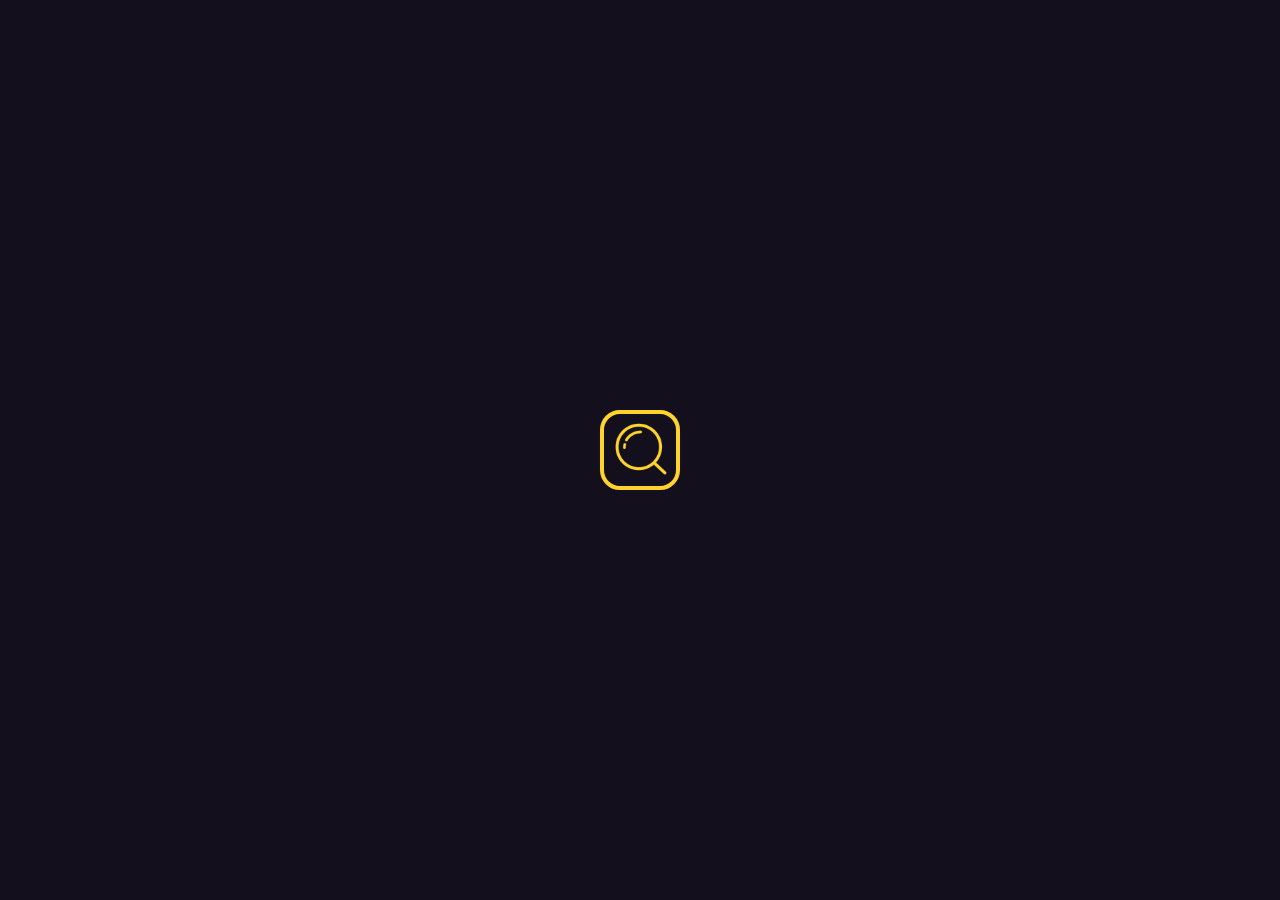
<file: 仓库/搜索框2/ssk.html>
<!DOCTYPE html>
<html lang="en">

<head>
    <meta charset="UTF-8">
    <meta http-equiv="X-UA-Compatible" content="IE=edge">
    <meta name="viewport" content="width=device-width, initial-scale=1.0">
    <title>山羊の前端小窝</title>
    <style>
        * {
            margin: 0;
            padding: 0;
            background-size: cover;
        }

        body {
            display: flex;
            justify-content: center;
            align-items: center;
            height: 100vh;
            background: #140f1d;
        }

        .shell {
            position: relative;
        }

        .input {
            padding: 10px;
            width: 80px;
            height: 80px;
            background: none;
            border: 4px solid rgb(255, 210, 45);
            border-radius: 20px;
            box-sizing: border-box;
            font: 400 26px Comic Sans Ms;
            color: rgba(255,210,45,.2);
            outline: none;
            transition: .5s;
        }
        #checkbox {
            display: none;
        }
        [for=checkbox]{
            display: block;
            width: 70px;
            height: 70px;
            border-radius: 20px;
            position: absolute;
            right: 0;
            margin: 4px;
            transition: .4s;
            background-image: url('./搜索框.png');
        }
        #checkbox:checked~label{
            border-radius: 10px;
            background-image: url('./叉叉.png');
            border: 4px solid rgb(255, 210, 45);
            margin: 0 -5px;
        }
        #checkbox:checked~input{
            width: 400px;
            border-radius: 10px;
            margin-right: 80px;
            background-color: #272133;
            color: rgb(255, 210, 45);
        }
        .fonts{
            position: absolute;
            top: 0;
            left: 10px;
            color: rgb(255, 210, 45);
            letter-spacing: 5px;
            font: 400 26px Comic Sans Ms;
            display: flex;
        }
        .fonts span{
            transition: .3s;
            opacity: 0;
        }
        #checkbox:checked ~.fonts span{
            transition: calc(var(--i)*0.1s) .3s;
            transform: translateY(-40px);
            opacity: 1;
        }
    </style>
</head>

<body>
    <div class="shell">
        <input type="checkbox" id="checkbox">
        <label for="checkbox"></label>
        <input type="text" class="input" id="input">
        <div class="fonts">
            <span style="--i:1">S</span>
            <span style="--i:2">e</span>
            <span style="--i:3">a</span>
            <span style="--i:4">r</span>
            <span style="--i:5">c</span>
            <span style="--i:6">h</span>
            <span style="--i:7">.</span>
            <span style="--i:8">.</span>
            <span style="--i:9">.</span>
            <span style="--i:10">.</span>
            <span style="--i:11">.</span>
            <span style="--i:12">.</span>
        </div>
    </div>
</body>

</html>
</file>
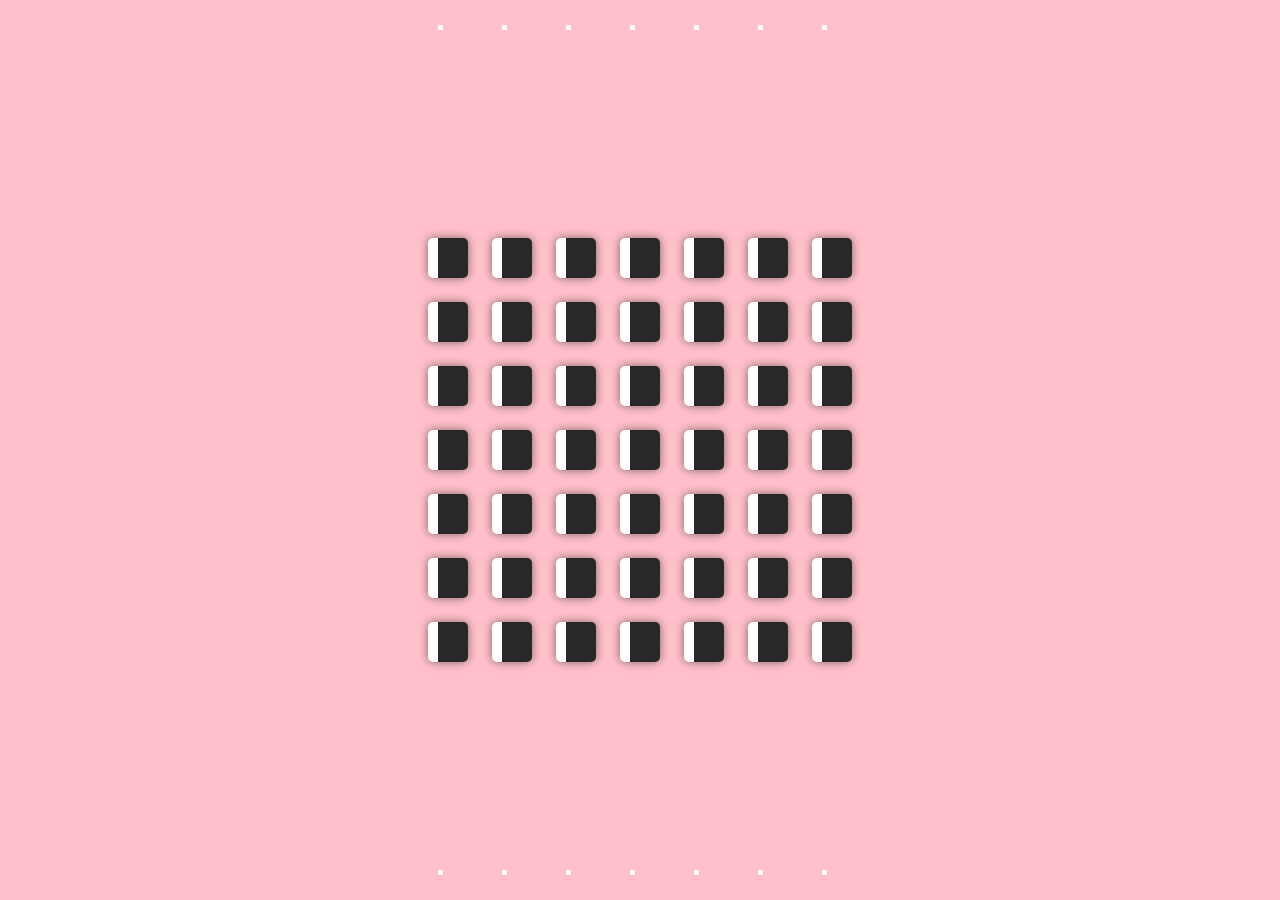
<file: 仓库/跟随鼠标动/1.html>
<!DOCTYPE html>
<html lang="en">

<head>
    <meta charset="UTF-8">
    <meta http-equiv="X-UA-Compatible" content="IE=edge">
    <meta name="viewport" content="width=device-width, initial-scale=1.0">
    <title>Document</title>
    <style>
        * {
            margin: 0;
            padding: 0;
        }

        body {
            height: 100vh;
            display: flex;
            justify-content: center;
            align-items: center;
            background-color: pink;
        }

        .shell {
            display: grid;
            grid-template-columns: repeat(7, 40px);
            grid-template-rows: repeat(7, 40px);
            grid-gap: 1.5rem;
        }

        .item {
            background-color: rgb(40, 40, 40);
            border-radius: 5px;
            box-shadow: 0 0 10px rgba(0, 0, 0, .5);
            border-left: 10px solid #fff;
        }

        .item::after,
        .item::before {
            content: "";
            width: 5px;
            height: 5px;
            display: block;
            position: absolute;
            border-radius: 50%;
            background-color: #fff;
        }

        .item::after {
            top: 25px;
        }

        .item::before {
            bottom: 25px;
        }
    </style>
</head>

<body>
    <div class="shell">
        <div class="item"></div>
        <div class="item"></div>
        <div class="item"></div>
        <div class="item"></div>
        <div class="item"></div>
        <div class="item"></div>
        <div class="item"></div>
        <div class="item"></div>
        <div class="item"></div>
        <div class="item"></div>
        <div class="item"></div>
        <div class="item"></div>
        <div class="item"></div>
        <div class="item"></div>
        <div class="item"></div>
        <div class="item"></div>
        <div class="item"></div>
        <div class="item"></div>
        <div class="item"></div>
        <div class="item"></div>
        <div class="item"></div>
        <div class="item"></div>
        <div class="item"></div>
        <div class="item"></div>
        <div class="item"></div>
        <div class="item"></div>
        <div class="item"></div>
        <div class="item"></div>
        <div class="item"></div>
        <div class="item"></div>
        <div class="item"></div>
        <div class="item"></div>
        <div class="item"></div>
        <div class="item"></div>
        <div class="item"></div>
        <div class="item"></div>
        <div class="item"></div>
        <div class="item"></div>
        <div class="item"></div>
        <div class="item"></div>
        <div class="item"></div>
        <div class="item"></div>
        <div class="item"></div>
        <div class="item"></div>
        <div class="item"></div>
        <div class="item"></div>
        <div class="item"></div>
        <div class="item"></div>
        <div class="item"></div>
    </div>
    <!-- <script>
        document.addEventListener("mousemove", e => {
            const item = document.querySelectorAll(".item");
            const mouseX = e.clientX;
            const mouseY = e.clientY;
            item.forEach(sqr => {

                const sqrX = sqr.offsetLeft;
                const sqrY = sqr.offsetTop;

                const diffX = mouseX - sqrX;
                const diffY = mouseY - sqrY;

                const radians = Math.atan2(diffY, diffX);

                const angle = radians * 100 / Math.PI;

                sqr.style.transform = `rotate(${angle}deg)`;

            })
        })
    </script> -->
    <script>
        document.addEventListener('mousemove', e => {
            const item = document.querySelectorAll(".item")

            const mouseX = e.clientX
            const mouseY = e.clientY

            item.forEach(sqr => {
                const sqrX = sqr.offsetLeft
                const sqrY = sqr.offsetTop

                const diffX = mouseX - sqrX
                const diffY = mouseY - sqrY

                const radians = Math.atan2(diffY, diffX)

                const angle = radians * 180 / Math.PI

                sqr.style.transform = `rotate(${angle}deg)`
            })
        })
    </script>
</body>

</html>
</file>
<file: 仓库/国庆大作业/css/base.css>
.container {
    min-width: 100;
    margin: 0 auto;
}

.clearfix:after {
    content: "";
    display: block;
    height: 0;
    clear: both;
    visibility: hidden;
}

.clearfix {
    *zoom: 1;
}
</file>
<file: 仓库/国庆大作业/font/iconfont.css>
@font-face {
  font-family: "iconfont"; /* Project id  */
  src: url('iconfont.ttf?t=1633327190358') format('truetype');
}

.iconfont {
  font-family: "iconfont" !important;
  font-size: 16px;
  font-style: normal;
  -webkit-font-smoothing: antialiased;
  -moz-osx-font-smoothing: grayscale;
}

.icon-xiazai:before {
  content: "\e668";
}

.icon-xiangxiajiantou:before {
  content: "\e65e";
}

.icon-dianhua:before {
  content: "\e88b";
}

.icon-diqiu:before {
  content: "\e642";
}

.icon-wode-:before {
  content: "\e641";
}

.icon-copyright:before {
  content: "\e77e";
}
</file>
<file: 仓库/国庆大作业/css/index.css>
* {
  margin: 0;
  padding: 0;
}
body {
  width: 100vw;
  background-color: #fafafc;
}
header {
  width: 100%;
  display: flex;
  justify-content: space-around;
  box-shadow: 0 -1em 1.2em 0 black;
  position: fixed;
  top: 0px;
  padding-top: 0.1em;
  padding-bottom: 0.5em;
  transition: all 1s;
  z-index: 20;
}
header .search {
  width: 20em;
  height: 2em;
  margin-top: 0.5em;
  position: relative;
}
header .search input {
  width: 100%;
  height: 100%;
  border-radius: 2em;
  outline: 0;
  border: 0;
  text-indent: 3em;
  color: #666666;
}
header .search::before {
  content: "";
  display: block;
  position: absolute;
  top: 50%;
  margin-top: -0.5em;
  left: 1em;
  background: url(../仿携程网移动端页面素材/images/home-common.png) no-repeat top left / 1.5em;
  width: 1.5em;
  height: 1.5em;
}
header .home {
  display: flex;
  flex-direction: column;
  justify-content: center;
  align-items: center;
}
header .home i {
  display: block;
  background: url(../仿携程网移动端页面素材/images/home-common.png) no-repeat center -2.5em / 1.5em;
  width: 1.6em;
  height: 1.6em;
}
header .home P {
  color: #fff;
}
main {
  overflow: hidden;
  position: relative;
  z-index: 10;
}
main .banner {
  height: 224.24px;
}
main .banner div {
  margin-left: 0px;
  width: 600%;
  height: 224.24px;
  transform: translateX(-23.45em);
}
main .banner img {
  float: left;
  width: 16.66%;
}
main .banner ul {
  position: absolute;
  top: 10.5em;
  right: 0.5em;
  padding-bottom: 0.5em;
}
main .banner ul li {
  width: 0.6em;
  height: 0.6em;
  background-color: #fff;
  opacity: 0.7;
  float: left;
  margin-right: 0.5em;
  border-radius: 1em;
}
main .banner ul li.active {
  width: 1.5em;
  opacity: 1;
}
main .fiveMain {
  width: 94%;
  height: 4.5em;
  background-color: #fff;
  border-radius: 0.5em;
  position: absolute;
  top: 11.5em;
  margin-left: 3%;
  display: flex;
  justify-content: space-evenly;
}
main .fiveMain div {
  display: flex;
  flex-direction: column;
  justify-content: space-evenly;
  align-items: center;
}
main .fiveMain div i {
  display: block;
  width: 2.625em;
  height: 2.75em;
}
main .fiveMain div p {
  font-size: 0.5em;
}
main .fiveMain .one i {
  background: url(../仿携程网移动端页面素材/images/home-fivemain.png) no-repeat -0.5em -0.5em/3.625em;
}
main .fiveMain .two i {
  background: url(../仿携程网移动端页面素材/images/home-fivemain.png) no-repeat -0.5em -4.1em/3.625em;
}
main .fiveMain .three i {
  background: url(../仿携程网移动端页面素材/images/home-fivemain.png) no-repeat -0.5em -7.7em/3.625em;
}
main .fiveMain .four i {
  background: url(../仿携程网移动端页面素材/images/home-fivemain.png) no-repeat -0.5em -11.5em/3.625em;
}
main .fiveMain .five i {
  background: url(../仿携程网移动端页面素材/images/home-fivemain.png) no-repeat -0.5em -15em/3.625em;
}
main nav {
  margin: 0 auto;
  margin-top: 2.5em;
  width: 94%;
  height: 12.25em;
  background-color: #fff;
  border-radius: 1em;
  display: flex;
  flex-wrap: wrap;
  justify-content: space-between;
  align-content: space-between;
  overflow: hidden;
}
main nav p {
  width: 23%;
  height: 32.9%;
  background-color: #4ea3ed;
  text-align: center;
  line-height: 8em;
  color: #fff;
  font-size: 0.5em;
}
main nav p:nth-child(4n - 3) {
  width: 30%;
  text-align: left;
  text-indent: 2em;
}
main nav p:nth-child(-n + 4) {
  background-color: #fa6b54;
}
main nav p:nth-child(n + 9) {
  background-color: #4dca85;
}
main nav P:nth-child(1) {
  background: #fa6b54 url(../仿携程网移动端页面素材/images/grid-nav-items-hotel.png) no-repeat bottom right / 10.5em;
}
main nav P:nth-child(2) {
  background: #fa6b54 url(../仿携程网移动端页面素材/images/grid-nav-items-minsu.png) no-repeat bottom left / 5.5em;
}
main nav P:nth-child(4) {
  background: #fa6b54 url(../仿携程网移动端页面素材/images/grid-nav-items-jhj.png) no-repeat bottom right / 9em;
}
main nav P:nth-child(5) {
  background: #4ea3ed url(../仿携程网移动端页面素材/images/grid-nav-items-flight.png) no-repeat bottom right / 10em;
}
main nav P:nth-child(6) {
  background: #4ea3ed url(../仿携程网移动端页面素材/images/grid-nav-items-train.png) no-repeat bottom left / 5em;
}
main nav P:nth-child(9) {
  background: #4dca85 url(../仿携程网移动端页面素材/images/grid-nav-items-travel.png) no-repeat bottom right / 10em;
}
main nav P:nth-child(10) {
  background: #4dca85 url(../仿携程网移动端页面素材/images/grid-nav-items-dingzhi.png) no-repeat bottom left / 5em;
}
main .subnav {
  width: 94%;
  height: 7em;
  margin: 0.6em auto;
  background-color: #fff;
  display: flex;
  flex-wrap: wrap;
  justify-content: space-evenly;
}
main .subnav div {
  width: 20%;
  display: flex;
  flex-direction: column;
  justify-content: space-between;
  align-items: center;
}
main .subnav div p {
  font-size: 0.5em;
}
main .subnav div i {
  width: 2.25em;
  height: 2.625em;
}
main .subnav div:nth-child(1) i {
  background: url(../仿携程网移动端页面素材/images/un_ico_subnav.png) no-repeat -0.2em 0em / 2.6em;
}
main .subnav div:nth-child(2) i {
  background: url(../仿携程网移动端页面素材/images/un_ico_subnav.png) no-repeat -0.2em -2.6em / 2.6em;
}
main .subnav div:nth-child(3) i {
  background: url(../仿携程网移动端页面素材/images/un_ico_subnav.png) no-repeat -0.2em -5.2em / 2.6em;
}
main .subnav div:nth-child(4) i {
  background: url(../仿携程网移动端页面素材/images/un_ico_subnav.png) no-repeat -0.2em -7.7em / 2.6em;
}
main .subnav div:nth-child(5) i {
  background: url(../仿携程网移动端页面素材/images/un_ico_subnav.png) no-repeat -0.2em -10.4em / 2.6em;
}
main .subnav div:nth-child(6) i {
  background: url(../仿携程网移动端页面素材/images/un_ico_subnav.png) no-repeat -0.2em -12.9em / 2.6em;
}
main .subnav div:nth-child(7) i {
  background: url(../仿携程网移动端页面素材/images/un_ico_subnav.png) no-repeat -0.2em -15.5em / 2.6em;
}
main .subnav div:nth-child(8) i {
  background: url(../仿携程网移动端页面素材/images/un_ico_subnav.png) no-repeat -0.2em -18.1em / 2.6em;
}
main .subnav div:nth-child(9) i {
  background: url(../仿携程网移动端页面素材/images/un_ico_subnav.png) no-repeat -0.2em -20.7em / 2.6em;
}
main .subnav div:nth-child(10) i {
  background: url(../仿携程网移动端页面素材/images/un_ico_subnav.png) no-repeat -0.2em -23.3em / 2.6em;
}
main .tmh {
  background-color: #fff;
  border-top: 2px solid #dbdbdb;
  border-bottom: 2px solid #dbdbdb;
  padding-bottom: 0.6em;
}
main .tmh .tmh_top {
  width: 94%;
  margin: 0 auto;
}
main .tmh .tmh_top i {
  float: left;
  background: url(../仿携程网移动端页面素材/images/un_home_text.png) no-repeat 0 0 / 6em;
  width: 4.5em;
  height: 1.25em;
  margin-top: 0.5em;
}
main .tmh .tmh_top span {
  float: right;
  padding: 0.2em 0.6em;
  margin-top: 0.5em;
  border-radius: 3em;
  background-color: #ff5c91;
  color: #fff;
  text-align: center;
}
main .tmh .tmh_main {
  width: 94%;
  margin: 0 auto;
  margin-top: 1em;
}
main .tmh .tmh_main .l {
  width: 49.5%;
  float: left;
  background-color: #f9f9f9;
}
main .tmh .tmh_main .l img {
  width: 100%;
  height: 8.5em;
}
main .tmh .tmh_main .l p {
  padding: 1em 0.5em 0;
}
main .tmh .tmh_main .l p:nth-of-type(1) {
  font-size: 0.9rem;
  color: #333;
  text-overflow: ellipsis;
  display: -webkit-box;
  -webkit-box-orient: vertical;
  -webkit-line-clamp: 2;
  overflow: hidden;
}
main .tmh .tmh_main .l p:nth-of-type(2) {
  color: #ff495e;
  padding-bottom: 0.6em;
}
main .tmh .tmh_main .l p:nth-of-type(2) span {
  font-size: 1.2rem;
}
main .tmh .tmh_main .r_top {
  float: right;
  width: 49.5%;
  box-sizing: border-box;
  padding: 2em 0.5em;
  margin-bottom: 0.3em;
  font-size: 0.9rem;
  background: #f9f9f9 url(../仿携程网移动端页面素材/images/pic-tmh-02.png) no-repeat center right / 4em;
}
main .tmh .tmh_main .r_top p:nth-of-type(1) {
  font-size: 1.2rem;
  font-weight: bolder;
  color: #fd3a51;
  padding-bottom: 0.2em;
}
main .tmh .tmh_main .r_bottom_l,
main .tmh .tmh_main .r_bottom_r {
  float: right;
  width: 24%;
  background-color: #f9f9f9;
  padding: 1.2em 0 4.2em;
}
main .tmh .tmh_main .r_bottom_l p,
main .tmh .tmh_main .r_bottom_r p {
  text-align: center;
}
main .tmh .tmh_main .r_bottom_l {
  background: #f9f9f9 url(../仿携程网移动端页面素材/images/pic-tmh-03.png) no-repeat center bottom / 4em;
  margin-right: 0.3em;
}
main .tmh .tmh_main .r_bottom_l p:nth-of-type(1) {
  font-size: 1.2rem;
  font-weight: bolder;
  color: #77affe;
  padding-bottom: 0.2em;
}
main .tmh .tmh_main .r_bottom_r {
  background: #f9f9f9 url(../仿携程网移动端页面素材/images/pic-tmh-04.png) no-repeat center bottom / 4em;
}
main .tmh .tmh_main .r_bottom_r p:nth-of-type(1) {
  font-size: 1.2rem;
  font-weight: bolder;
  color: #53ca72;
  padding-bottom: 0.2em;
}
main .huodong {
  border-top: 2px solid #dbdbdb;
  border-bottom: 2px solid #dbdbdb;
  margin-top: 0.5em;
  background-color: #f2f2f2;
}
main .huodong .huodong_top {
  margin: 0 auto;
  padding: 0 0.5em 1em 0.5em;
  background-color: #fff;
}
main .huodong .huodong_top i {
  float: left;
  background: url(../仿携程网移动端页面素材/images/un_home_text.png) no-repeat 0 -1.5em / 6em;
  width: 7em;
  height: 1.25em;
  margin-top: 0.5em;
  position: relative;
}
main .huodong .huodong_top i img {
  width: 2.5em;
  position: absolute;
  top: 0;
  right: -2em;
}
main .huodong .huodong_top span {
  float: right;
  padding: 0.2em 0.6em;
  margin-top: 0.5em;
  border-radius: 3em;
  background-color: #ff5c91;
  color: #fff;
  text-align: center;
}
main .huodong .huodong_main {
  margin-top: 0.1em;
  display: flex;
  flex-wrap: wrap;
  justify-content: space-between;
  align-content: center;
}
main .huodong .huodong_main a {
  width: 49.9%;
}
main .huodong .huodong_main a img {
  width: 100%;
}
footer {
  margin-top: 0.5em;
  margin-bottom: 2.5em;
}
footer .footer_top {
  border-top: 2px solid #dbdbdb;
  border-bottom: 2px solid #dbdbdb;
  padding: 0.5em 0;
  display: flex;
  justify-content: space-evenly;
}
footer .footer_top div {
  display: flex;
  flex-direction: column;
  justify-content: space-evenly;
  align-items: center;
}
footer .footer_top div:nth-child(3) {
  padding: 0 0.8em;
}
footer .footer_top i {
  font-size: 1.5rem;
  color: #9e9e9e;
}
footer .footer_top p {
  margin-top: 0.5em;
}
footer .footer_bottom {
  text-align: center;
}
footer .footer_bottom p {
  margin-top: 1em;
  font-size: 0.5rem;
}
footer .footer_bottom p:nth-of-type(2) {
  color: #99a5c1;
}
footer .footer_bottom .icon-diqiu {
  font-size: 0.5rem;
}
footer .footer_bottom .icon-xiangxiajiantou {
  font-size: 0.3rem;
}
footer .footer_bottom .icon-copyright {
  font-size: 0.5rem;
}
</file>
